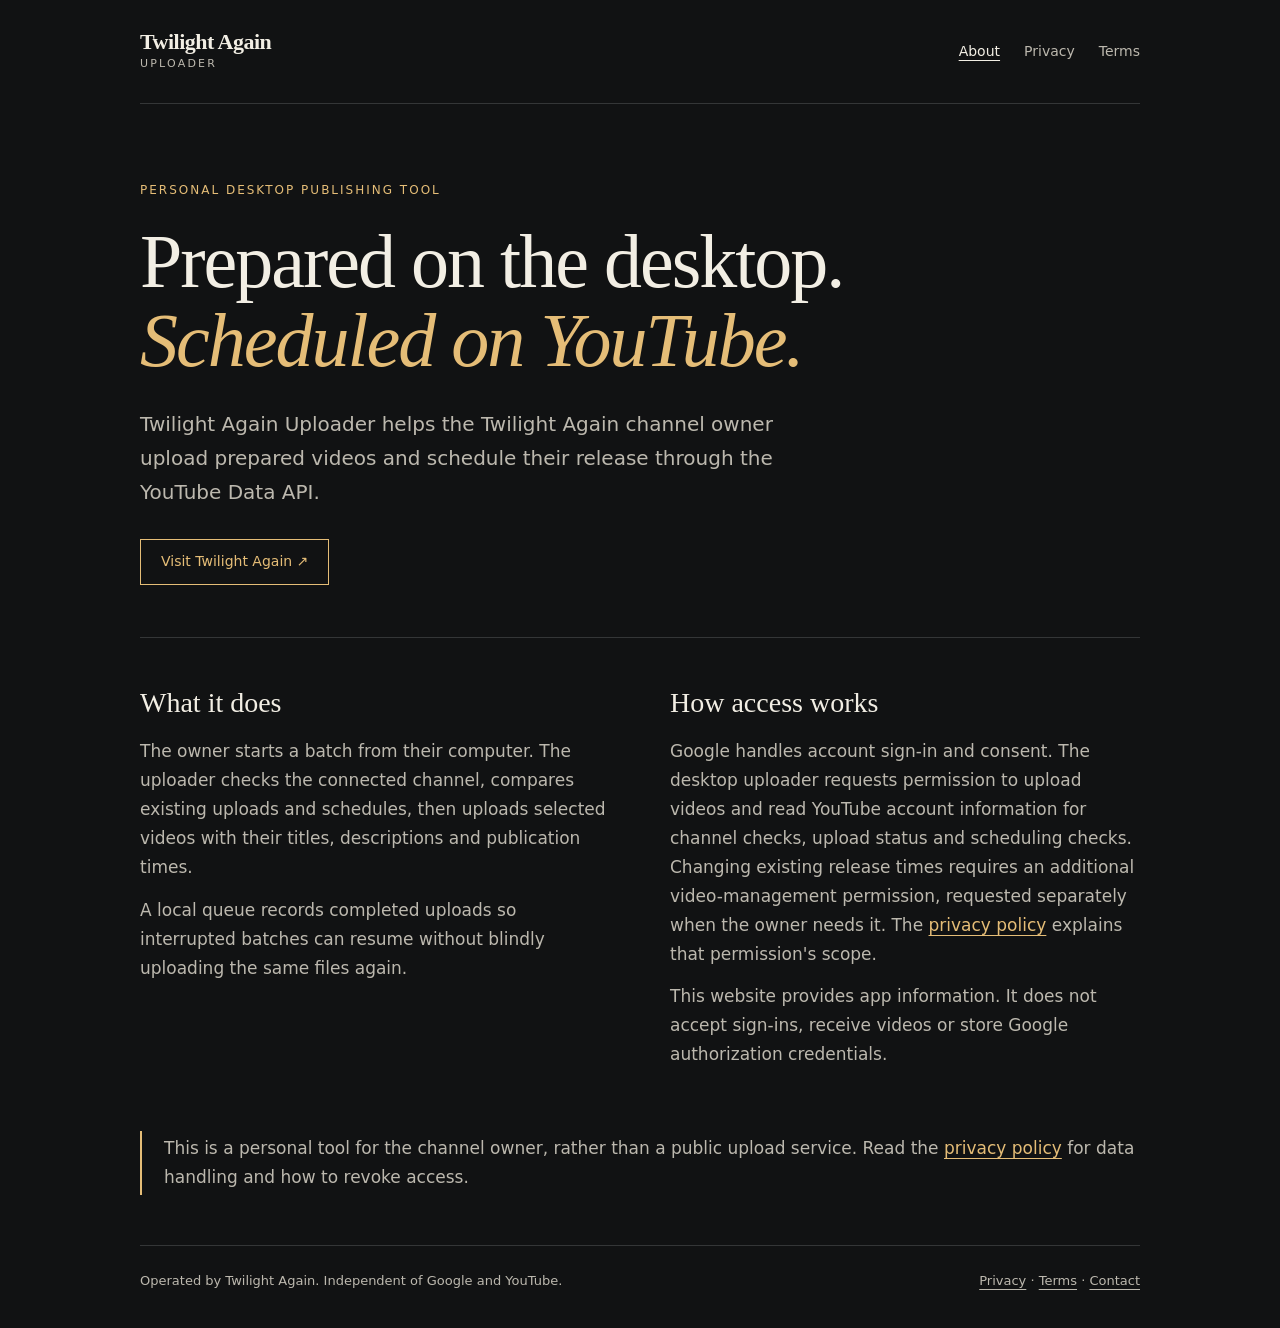
<file: index.html>
<!doctype html>
<html lang="en">
<head>
<meta charset="utf-8"><meta name="viewport" content="width=device-width,initial-scale=1">
<title>Twilight Again Uploader</title>
<meta name="description" content="Information and privacy details for Twilight Again Uploader, a personal desktop tool for preparing and scheduling the owner's YouTube videos.">
<link rel="stylesheet" href="site.css">
</head>
<body>
<a class="skip" href="#main">Skip to content</a>
<header><a class="brand" href="./">Twilight Again<span>Uploader</span></a><nav aria-label="Main"><a href="./" aria-current="page">About</a><a href="privacy.html">Privacy</a><a href="terms.html">Terms</a></nav></header>
<main id="main">
<section class="hero"><p class="eyebrow">Personal desktop publishing tool</p><h1>Prepared on the desktop.<br><em>Scheduled on YouTube.</em></h1><p class="lead">Twilight Again Uploader helps the Twilight Again channel owner upload prepared videos and schedule their release through the YouTube Data API.</p><a class="button" href="https://www.youtube.com/@Twilight_Again">Visit Twilight Again ↗</a></section>
<section class="grid" aria-label="How the uploader works">
<div><h2>What it does</h2><p>The owner starts a batch from their computer. The uploader checks the connected channel, compares existing uploads and schedules, then uploads selected videos with their titles, descriptions and publication times.</p><p>A local queue records completed uploads so interrupted batches can resume without blindly uploading the same files again.</p></div>
<div><h2>How access works</h2><p>Google handles account sign-in and consent. The desktop uploader requests permission to upload videos and read YouTube account information for channel checks, upload status and scheduling checks. Changing existing release times requires an additional video-management permission, requested separately when the owner needs it. The <a href="privacy.html">privacy policy</a> explains that permission's scope.</p><p>This website provides app information. It does not accept sign-ins, receive videos or store Google authorization credentials.</p></div>
</section>
<aside class="note">This is a personal tool for the channel owner, rather than a public upload service. Read the <a href="privacy.html">privacy policy</a> for data handling and how to revoke access.</aside>
</main>
<footer><p>Operated by Twilight Again. Independent of Google and YouTube.</p><p><a href="privacy.html">Privacy</a> · <a href="terms.html">Terms</a> · <a href="https://github.com/RedaFezazi/twilight-again-uploader/issues">Contact</a></p></footer>
</body></html>
</file>
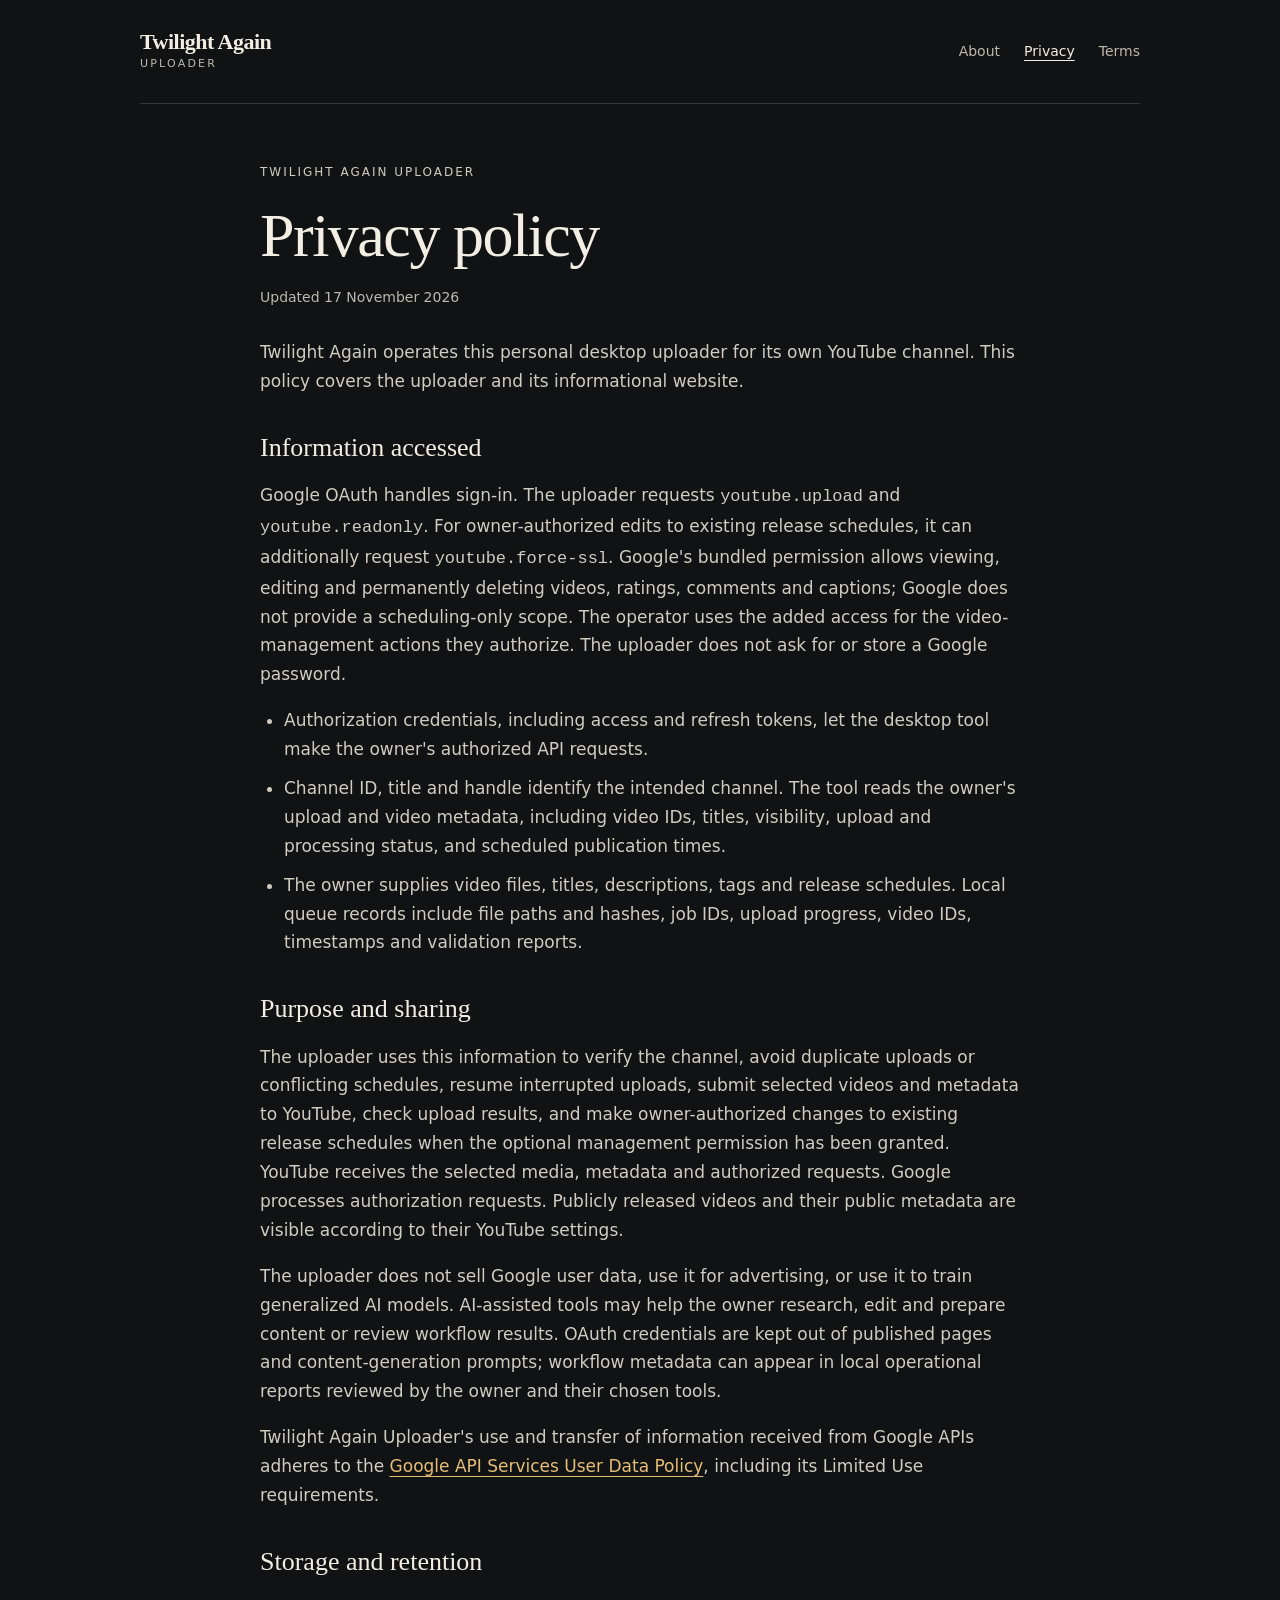
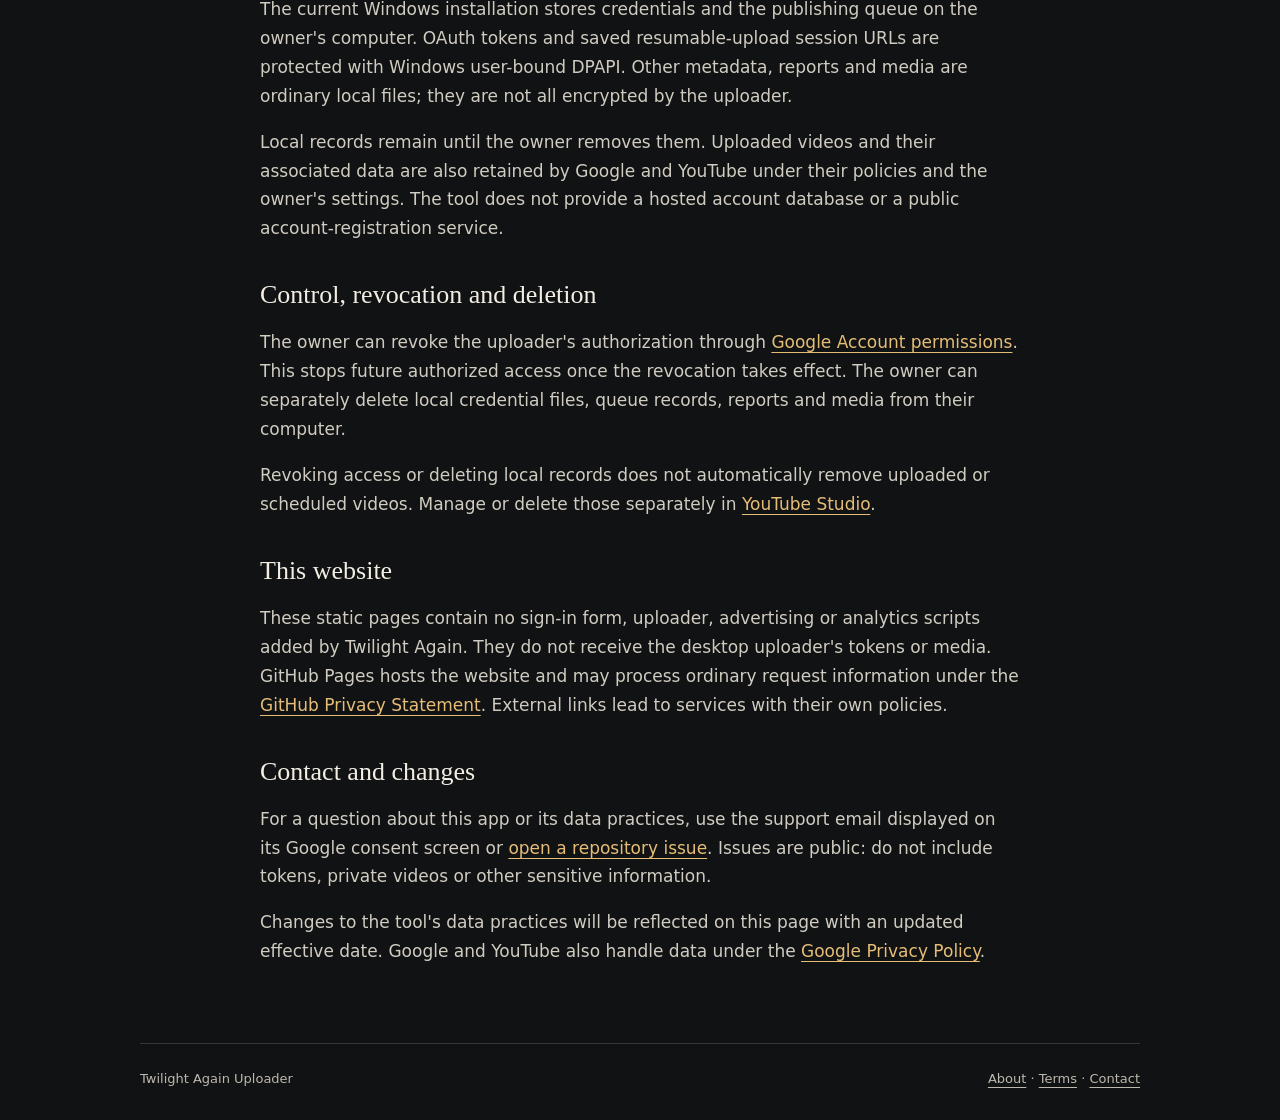
<file: privacy.html>
<!doctype html>
<html lang="en">
<head><meta charset="utf-8"><meta name="viewport" content="width=device-width,initial-scale=1"><title>Privacy · Twilight Again Uploader</title><meta name="description" content="How Twilight Again Uploader accesses, uses, stores and shares YouTube data, and how to revoke its authorization."><link rel="stylesheet" href="site.css"></head>
<body>
<a class="skip" href="#main">Skip to content</a>
<header><a class="brand" href="./">Twilight Again<span>Uploader</span></a><nav aria-label="Main"><a href="./">About</a><a href="privacy.html" aria-current="page">Privacy</a><a href="terms.html">Terms</a></nav></header>
<main id="main" class="document">
<p class="eyebrow">Twilight Again Uploader</p><h1>Privacy policy</h1><p class="date">Updated 17 November 2026</p>
<p>Twilight Again operates this personal desktop uploader for its own YouTube channel. This policy covers the uploader and its informational website.</p>
<h2>Information accessed</h2>
<p>Google OAuth handles sign-in. The uploader requests <code>youtube.upload</code> and <code>youtube.readonly</code>. For owner-authorized edits to existing release schedules, it can additionally request <code>youtube.force-ssl</code>. Google's bundled permission allows viewing, editing and permanently deleting videos, ratings, comments and captions; Google does not provide a scheduling-only scope. The operator uses the added access for the video-management actions they authorize. The uploader does not ask for or store a Google password.</p>
<ul><li>Authorization credentials, including access and refresh tokens, let the desktop tool make the owner's authorized API requests.</li><li>Channel ID, title and handle identify the intended channel. The tool reads the owner's upload and video metadata, including video IDs, titles, visibility, upload and processing status, and scheduled publication times.</li><li>The owner supplies video files, titles, descriptions, tags and release schedules. Local queue records include file paths and hashes, job IDs, upload progress, video IDs, timestamps and validation reports.</li></ul>
<h2>Purpose and sharing</h2>
<p>The uploader uses this information to verify the channel, avoid duplicate uploads or conflicting schedules, resume interrupted uploads, submit selected videos and metadata to YouTube, check upload results, and make owner-authorized changes to existing release schedules when the optional management permission has been granted. YouTube receives the selected media, metadata and authorized requests. Google processes authorization requests. Publicly released videos and their public metadata are visible according to their YouTube settings.</p>
<p>The uploader does not sell Google user data, use it for advertising, or use it to train generalized AI models. AI-assisted tools may help the owner research, edit and prepare content or review workflow results. OAuth credentials are kept out of published pages and content-generation prompts; workflow metadata can appear in local operational reports reviewed by the owner and their chosen tools.</p>
<p>Twilight Again Uploader's use and transfer of information received from Google APIs adheres to the <a href="https://developers.google.com/terms/api-services-user-data-policy">Google API Services User Data Policy</a>, including its Limited Use requirements.</p>
<h2>Storage and retention</h2>
<p>The current Windows installation stores credentials and the publishing queue on the owner's computer. OAuth tokens and saved resumable-upload session URLs are protected with Windows user-bound DPAPI. Other metadata, reports and media are ordinary local files; they are not all encrypted by the uploader.</p>
<p>Local records remain until the owner removes them. Uploaded videos and their associated data are also retained by Google and YouTube under their policies and the owner's settings. The tool does not provide a hosted account database or a public account-registration service.</p>
<h2>Control, revocation and deletion</h2>
<p>The owner can revoke the uploader's authorization through <a href="https://security.google.com/settings/security/permissions">Google Account permissions</a>. This stops future authorized access once the revocation takes effect. The owner can separately delete local credential files, queue records, reports and media from their computer.</p>
<p>Revoking access or deleting local records does not automatically remove uploaded or scheduled videos. Manage or delete those separately in <a href="https://studio.youtube.com/">YouTube Studio</a>.</p>
<h2>This website</h2>
<p>These static pages contain no sign-in form, uploader, advertising or analytics scripts added by Twilight Again. They do not receive the desktop uploader's tokens or media. GitHub Pages hosts the website and may process ordinary request information under the <a href="https://docs.github.com/en/site-policy/privacy-policies/github-general-privacy-statement">GitHub Privacy Statement</a>. External links lead to services with their own policies.</p>
<h2>Contact and changes</h2>
<p>For a question about this app or its data practices, use the support email displayed on its Google consent screen or <a href="https://github.com/RedaFezazi/twilight-again-uploader/issues">open a repository issue</a>. Issues are public: do not include tokens, private videos or other sensitive information.</p>
<p>Changes to the tool's data practices will be reflected on this page with an updated effective date. Google and YouTube also handle data under the <a href="https://policies.google.com/privacy">Google Privacy Policy</a>.</p>
</main>
<footer><p>Twilight Again Uploader</p><p><a href="./">About</a> · <a href="terms.html">Terms</a> · <a href="https://github.com/RedaFezazi/twilight-again-uploader/issues">Contact</a></p></footer>
</body></html>
</file>
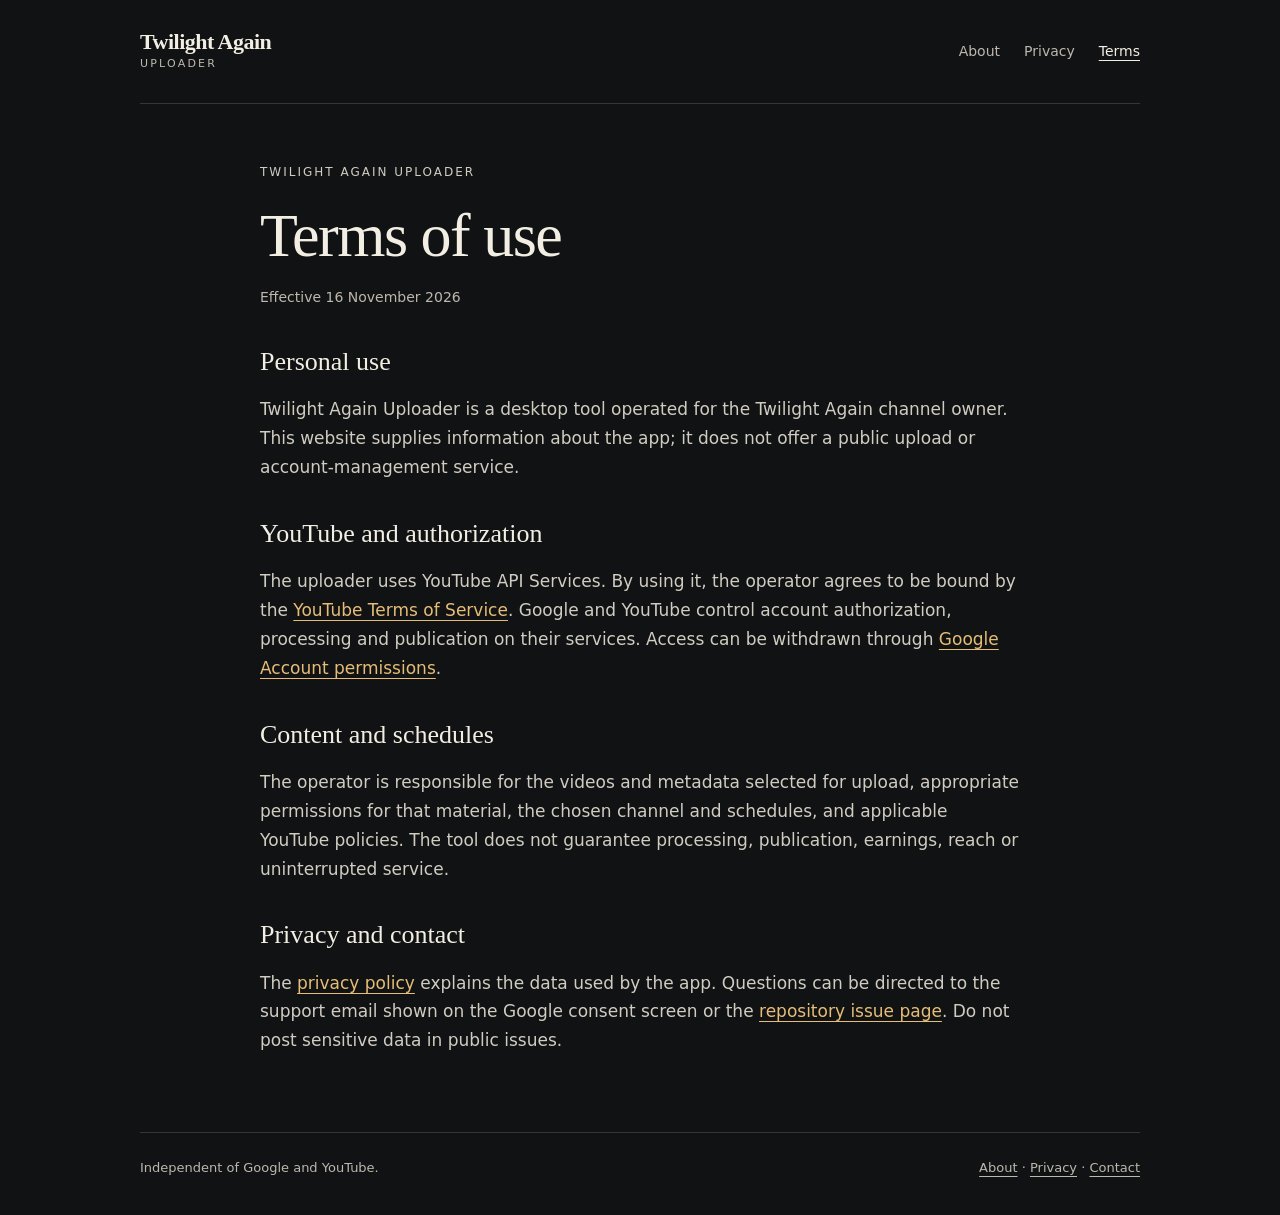
<file: terms.html>
<!doctype html>
<html lang="en">
<head><meta charset="utf-8"><meta name="viewport" content="width=device-width,initial-scale=1"><title>Terms · Twilight Again Uploader</title><meta name="description" content="Terms for the personal Twilight Again Uploader desktop tool."><link rel="stylesheet" href="site.css"></head>
<body>
<a class="skip" href="#main">Skip to content</a>
<header><a class="brand" href="./">Twilight Again<span>Uploader</span></a><nav aria-label="Main"><a href="./">About</a><a href="privacy.html">Privacy</a><a href="terms.html" aria-current="page">Terms</a></nav></header>
<main id="main" class="document"><p class="eyebrow">Twilight Again Uploader</p><h1>Terms of use</h1><p class="date">Effective 16 November 2026</p>
<h2>Personal use</h2><p>Twilight Again Uploader is a desktop tool operated for the Twilight Again channel owner. This website supplies information about the app; it does not offer a public upload or account-management service.</p>
<h2>YouTube and authorization</h2><p>The uploader uses YouTube API Services. By using it, the operator agrees to be bound by the <a href="https://www.youtube.com/t/terms">YouTube Terms of Service</a>. Google and YouTube control account authorization, processing and publication on their services. Access can be withdrawn through <a href="https://security.google.com/settings/security/permissions">Google Account permissions</a>.</p>
<h2>Content and schedules</h2><p>The operator is responsible for the videos and metadata selected for upload, appropriate permissions for that material, the chosen channel and schedules, and applicable YouTube policies. The tool does not guarantee processing, publication, earnings, reach or uninterrupted service.</p>
<h2>Privacy and contact</h2><p>The <a href="privacy.html">privacy policy</a> explains the data used by the app. Questions can be directed to the support email shown on the Google consent screen or the <a href="https://github.com/RedaFezazi/twilight-again-uploader/issues">repository issue page</a>. Do not post sensitive data in public issues.</p></main>
<footer><p>Independent of Google and YouTube.</p><p><a href="./">About</a> · <a href="privacy.html">Privacy</a> · <a href="https://github.com/RedaFezazi/twilight-again-uploader/issues">Contact</a></p></footer>
</body></html>
</file>
<file: site.css>
:root{color-scheme:dark;--bg:#111213;--paper:#f2eee4;--muted:#bcb8ae;--line:#343637;--gold:#e5bd77}
*{box-sizing:border-box}html{scroll-behavior:smooth}body{margin:0;background:var(--bg);color:var(--paper);font:17px/1.7 system-ui,-apple-system,BlinkMacSystemFont,"Segoe UI",sans-serif}a{color:var(--gold);text-underline-offset:4px}a:hover{color:#ffe3ad}a:focus-visible{outline:2px solid var(--gold);outline-offset:5px}header,main,footer{width:min(100% - 48px,1000px);margin:auto}header{display:flex;align-items:center;justify-content:space-between;gap:24px;min-height:104px;border-bottom:1px solid var(--line)}.brand{font:700 22px/1.15 Georgia,serif;letter-spacing:-.5px;text-decoration:none;color:var(--paper)}.brand span{display:block;font:11px/1.8 system-ui,sans-serif;text-transform:uppercase;letter-spacing:2.2px;color:var(--muted)}nav{display:flex;gap:24px;font-size:14px}nav a{color:var(--muted);text-decoration:none}nav a[aria-current=page]{color:var(--paper);text-decoration:underline}.hero{padding:76px 0 52px;border-bottom:1px solid var(--line)}.eyebrow{font-size:12px;letter-spacing:2px;text-transform:uppercase;color:var(--gold);margin:0 0 22px}h1{font:normal clamp(42px,6.5vw,76px)/1.03 Georgia,serif;letter-spacing:-2px;max-width:820px;margin:0 0 28px}h1 em{font-weight:normal;color:var(--gold)}.lead{font-size:20px;max-width:700px;color:var(--muted);margin:0 0 30px}.button{display:inline-block;border:1px solid var(--gold);padding:10px 20px;text-decoration:none;font-size:14px}.grid{display:grid;grid-template-columns:1fr 1fr;gap:60px;padding:48px 0}.grid h2,.document h2{font:normal 28px/1.2 Georgia,serif;margin:0 0 18px}.grid p{margin:0 0 14px;color:var(--muted)}.small{font-size:14px;color:var(--muted)}.note{border-left:2px solid var(--gold);padding:3px 0 3px 22px;margin:0 0 50px;color:var(--muted)}footer{border-top:1px solid var(--line);padding:24px 0 36px;display:flex;justify-content:space-between;gap:28px;font-size:13px;color:var(--muted)}footer p{margin:0}footer a{color:var(--muted)}.document{max-width:760px;padding:58px 0 60px}.document h1{font-size:clamp(40px,6vw,62px);letter-spacing:-1.5px}.document h2{margin-top:36px;font-size:26px}.document p,.document li{color:#d0ccc2}.document ul{padding-left:24px}.document li{margin-bottom:10px}.document .date{color:var(--muted);font-size:14px;margin-top:-10px;margin-bottom:28px}.skip{position:absolute;left:-9999px}.skip:focus{left:16px;top:12px;padding:10px;background:var(--bg);z-index:2}@media(max-width:650px){header,main,footer{width:calc(100% - 40px)}header{min-height:98px;align-items:flex-start;justify-content:center;flex-direction:column;gap:14px;padding:22px 0}nav{gap:22px}.hero{padding:44px 0 36px}h1{letter-spacing:-1px}.lead{font-size:18px}.grid{grid-template-columns:1fr;gap:28px;padding:34px 0}.grid h2{font-size:26px}.note{margin-bottom:34px}.document{padding-top:36px}footer{flex-direction:column;gap:10px}}
</file>
